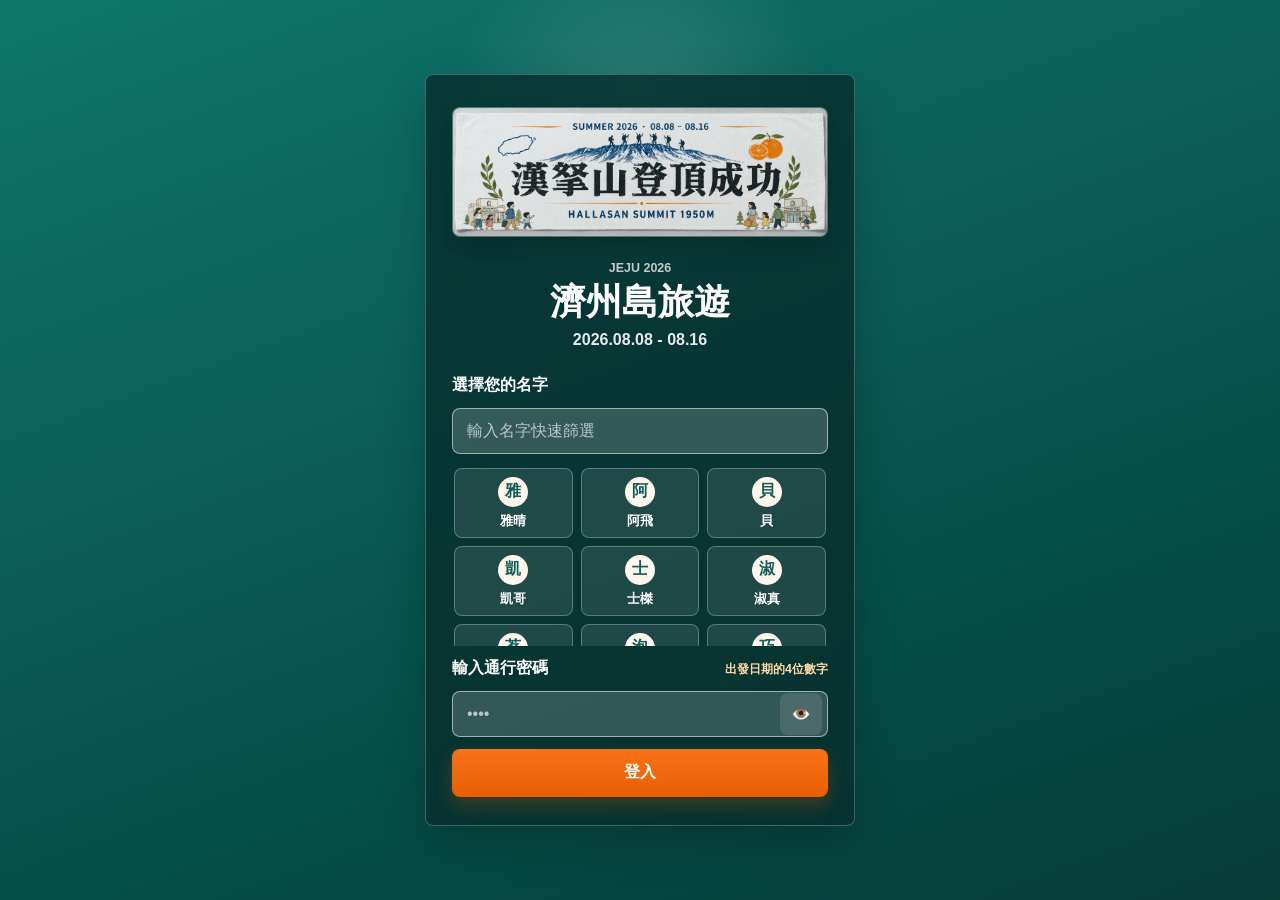
<file: index.html>
<!doctype html>
<html lang="zh-Hant">
  <head>
    <meta charset="utf-8" />
    <meta name="viewport" content="width=device-width, initial-scale=1, viewport-fit=cover" />
    <meta name="theme-color" content="#0f766e" />
    <meta name="apple-mobile-web-app-capable" content="yes" />
    <meta name="apple-mobile-web-app-status-bar-style" content="black-translucent" />
    <meta name="apple-mobile-web-app-title" content="濟州旅遊" />
    <meta name="mobile-web-app-capable" content="yes" />
    <meta name="application-name" content="濟州旅遊" />
    <title>2026 濟州島旅遊</title>
    <link rel="manifest" href="manifest.webmanifest?v=16" />
    <link rel="apple-touch-icon" href="icons/icon-192.png" />
    <link rel="icon" href="icons/icon-192.png" />
    <link rel="stylesheet" href="styles.css?v=16" />
  </head>
  <body>
    <main id="app" class="app-shell" aria-live="polite">
      <section id="lockScreen" class="lock-screen">
        <div class="lock-panel">
          <figure class="login-towel">
            <img src="攻頂毛巾.png" alt="漢拏山登頂成功紀念毛巾" />
          </figure>
          <p class="eyebrow">Jeju 2026</p>
          <h1>濟州島旅遊</h1>
          <p class="lock-date">2026.08.08 - 08.16</p>

          <form id="passwordForm" class="password-form" autocomplete="off">
            <div id="passwordHint" class="form-message" role="status"></div>

            <label for="travelerInput">選擇您的名字</label>
            <input id="travelerInput" class="traveler-input" type="search" placeholder="輸入名字快速篩選" autocomplete="off" />
            <input id="selectedTraveler" type="hidden" />
            <div id="travelerGrid" class="traveler-grid" aria-label="團員名單">
              <button type="button" disabled>載入中...</button>
            </div>

            <label for="passwordInput" class="password-label">
              輸入通行密碼
              <span>出發日期的4位數字</span>
            </label>
            <div class="password-field">
              <input
                id="passwordInput"
                type="password"
                inputmode="numeric"
                pattern="[0-9]*"
                maxlength="4"
                placeholder="••••"
                aria-describedby="passwordHint"
              />
              <button id="passwordToggle" class="password-toggle" type="button" aria-label="顯示密碼">👁️</button>
            </div>
            <button class="login-button" type="submit">登入</button>
          </form>
        </div>
      </section>

      <section id="mainApp" class="main-app" hidden>
        <header class="topbar">
          <div class="user-menu-wrap">
            <button id="userMenuButton" class="user-button" type="button" aria-expanded="false" aria-controls="userMenu">
              <span id="userAvatar" class="user-avatar" aria-hidden="true">團</span>
              <span class="user-meta">
                <strong id="currentUser">團員</strong>
                <small id="appVersion">v1.0.0</small>
              </span>
            </button>
            <div id="userMenu" class="user-menu" hidden>
              <p>目前登入者</p>
              <strong id="menuCurrentUser">團員</strong>
              <button id="logoutButton" class="menu-logout" type="button">登出</button>
            </div>
          </div>
          <div class="title-area">
            <div class="page-title-row">
              <h1 id="pageTitle">公告</h1>
              <span id="pageCountBadge" class="top-count-badge" hidden>0筆</span>
            </div>
            <p id="syncStatus" class="sync-status">點擊更新 · 尚未同步</p>
          </div>
          <div class="top-actions">
            <button id="refreshButton" class="icon-button" type="button" aria-label="重新整理資料" title="重新整理資料">
              <span aria-hidden="true">↻</span>
            </button>
          </div>
        </header>

        <section id="noticeView" class="view active-view" aria-label="公告"></section>
        <section id="itineraryView" class="view" aria-label="每日行程"></section>
        <section id="fleetView" class="view" aria-label="車隊"></section>
        <section id="notesView" class="view" aria-label="重要紀事"></section>

        <nav class="bottom-nav" aria-label="主要功能">
          <button class="nav-item active" type="button" data-view="noticeView" data-title="公告">
            <span aria-hidden="true">📢</span>
            <span>公告</span>
          </button>
          <button class="nav-item" type="button" data-view="itineraryView" data-title="每日行程">
            <span aria-hidden="true">📅</span>
            <span>行程</span>
          </button>
          <button class="nav-item" type="button" data-view="fleetView" data-title="車隊">
            <span aria-hidden="true">🚗</span>
            <span>車隊</span>
          </button>
          <button class="nav-item" type="button" data-view="notesView" data-title="重要紀事">
            <span aria-hidden="true">📝</span>
            <span>紀事</span>
          </button>
        </nav>
      </section>
    </main>
    <script src="app.js?v=16" defer></script>
  </body>
</html>
</file>
<file: styles.css>
:root {
  --bg: #f7f8f4;
  --panel: #ffffff;
  --ink: #16211d;
  --muted: #68756f;
  --line: #dce4df;
  --brand: #0f766e;
  --brand-dark: #115e59;
  --orange: #e85d04;
  --yellow: #facc15;
  --soft: #e7f4f1;
  --soft-orange: #fff2df;
  --shadow: 0 10px 26px rgba(26, 40, 35, 0.08);
  font-family: -apple-system, BlinkMacSystemFont, "Segoe UI", "Noto Sans TC", "PingFang TC", sans-serif;
}

* {
  box-sizing: border-box;
}

[hidden] {
  display: none !important;
}

html {
  min-height: 100%;
  background: var(--bg);
}

body {
  min-height: 100%;
  margin: 0;
  color: var(--ink);
  background:
    linear-gradient(180deg, rgba(15, 118, 110, 0.1), transparent 280px),
    radial-gradient(circle at 16% 10%, rgba(232, 93, 4, 0.12), transparent 190px),
    var(--bg);
}

button,
input,
select {
  font: inherit;
}

button {
  -webkit-tap-highlight-color: transparent;
}

.app-shell {
  min-height: 100svh;
}

.lock-screen {
  position: fixed;
  inset: 0;
  z-index: 10;
  display: grid;
  place-items: center;
  overflow-y: auto;
  padding: 28px 22px;
  background:
    radial-gradient(circle at 50% 12%, rgba(255, 255, 255, 0.12), transparent 190px),
    linear-gradient(160deg, #0f766e, #064e48 68%, #063b36);
}

.lock-panel {
  width: min(100%, 430px);
  padding: 32px 26px 28px;
  border: 1px solid rgba(255, 255, 255, 0.24);
  border-radius: 8px;
  color: #fff;
  background: rgba(7, 47, 44, 0.82);
  box-shadow: 0 18px 44px rgba(0, 0, 0, 0.22);
  backdrop-filter: blur(10px);
}

.login-towel {
  margin: 0 0 24px;
  border: 1px solid rgba(255, 255, 255, 0.24);
  border-radius: 8px;
  overflow: hidden;
  background: rgba(255, 255, 255, 0.08);
  box-shadow: 0 10px 22px rgba(0, 0, 0, 0.18);
}

.login-towel img {
  display: block;
  width: 100%;
  height: clamp(92px, 24vw, 128px);
  object-fit: cover;
  object-position: center;
  opacity: 0.92;
}

.eyebrow {
  margin: 0 0 6px;
  color: inherit;
  font-size: 0.78rem;
  font-weight: 800;
  letter-spacing: 0;
  text-transform: uppercase;
  opacity: 0.74;
}

.lock-panel h1,
.topbar h1 {
  margin: 0;
  font-size: clamp(1.65rem, 7vw, 2.25rem);
  line-height: 1.14;
  letter-spacing: 0;
}

.lock-date {
  margin: 8px 0 26px;
  font-weight: 800;
  opacity: 0.9;
}

.lock-panel > .eyebrow,
.lock-panel > h1,
.lock-panel > .lock-date {
  text-align: center;
}

.password-form {
  display: grid;
  gap: 12px;
}

.password-form label {
  font-weight: 850;
}

.password-label {
  display: flex;
  align-items: baseline;
  justify-content: space-between;
  gap: 10px;
}

.password-label span {
  color: #ffd7a8;
  font-size: 0.78rem;
  font-weight: 800;
}

.form-message {
  border: 1px solid rgba(255, 255, 255, 0.22);
  border-radius: 8px;
  padding: 10px 12px;
  color: rgba(255, 255, 255, 0.9);
  font-size: 0.9rem;
  line-height: 1.45;
  background: rgba(255, 255, 255, 0.1);
}

.form-message:empty {
  display: none;
}

.form-message.error {
  border-color: rgba(255, 210, 210, 0.5);
  color: #ffe3df;
  background: rgba(180, 35, 24, 0.22);
}

.form-message.warning {
  border-color: rgba(255, 215, 168, 0.5);
  color: #ffd7a8;
  background: rgba(232, 93, 4, 0.16);
}

.form-message.success {
  border-color: rgba(207, 250, 229, 0.5);
  color: #d1fae5;
  background: rgba(15, 118, 110, 0.28);
}

.traveler-input,
.password-field input {
  width: 100%;
  min-width: 0;
  border: 1px solid rgba(255, 255, 255, 0.54);
  border-radius: 8px;
  padding: 13px 14px;
  color: #fff;
  background: rgba(255, 255, 255, 0.18);
  outline: none;
}

.traveler-input::placeholder,
.password-field input::placeholder {
  color: rgba(255, 255, 255, 0.66);
}

.traveler-grid {
  display: grid;
  grid-template-columns: repeat(3, minmax(0, 1fr));
  gap: 8px;
  max-height: 180px;
  overflow-y: auto;
  padding: 2px 2px 4px;
}

.traveler-chip {
  display: grid;
  justify-items: center;
  gap: 5px;
  min-height: 70px;
  border: 1px solid rgba(255, 255, 255, 0.28);
  border-radius: 8px;
  padding: 8px 4px;
  color: #fff;
  background: rgba(255, 255, 255, 0.1);
  cursor: pointer;
}

.traveler-chip span {
  display: grid;
  place-items: center;
  width: 30px;
  height: 30px;
  border-radius: 50%;
  color: var(--brand-dark);
  font-weight: 950;
  background: #fff7ed;
}

.traveler-chip strong {
  max-width: 100%;
  overflow: hidden;
  font-size: 0.82rem;
  text-overflow: ellipsis;
  white-space: nowrap;
}

.traveler-chip.selected {
  border-color: #ffd7a8;
  background: rgba(232, 93, 4, 0.32);
}

.traveler-empty {
  grid-column: 1 / -1;
  margin: 0;
  color: rgba(255, 255, 255, 0.84);
  font-size: 0.9rem;
  text-align: center;
}

.password-field {
  position: relative;
}

.password-field input {
  padding-right: 52px;
}

.password-toggle {
  position: absolute;
  top: 50%;
  right: 6px;
  transform: translateY(-50%);
  width: 42px;
  height: 42px;
  border: 0;
  border-radius: 8px;
  background: rgba(255, 255, 255, 0.12);
  cursor: pointer;
}

.login-button,
.icon-button,
.logout-link,
.nav-item,
.day-chip {
  border: 0;
  cursor: pointer;
}

.login-button {
  width: 100%;
  min-height: 48px;
  border-radius: 8px;
  color: #fff;
  font-weight: 900;
  background: linear-gradient(180deg, #f97316, var(--orange));
  box-shadow: 0 8px 18px rgba(232, 93, 4, 0.25);
  transition: transform 0.15s ease, filter 0.15s ease, box-shadow 0.15s ease;
}

.login-button:hover {
  filter: brightness(1.04);
  box-shadow: 0 10px 22px rgba(232, 93, 4, 0.32);
}

.login-button:active {
  transform: translateY(1px) scale(0.99);
}

.main-app {
  width: min(100%, 860px);
  min-height: 100svh;
  margin: 0 auto;
  padding: calc(16px + env(safe-area-inset-top)) 16px calc(92px + env(safe-area-inset-bottom));
}

.topbar {
  position: sticky;
  top: 0;
  z-index: 3;
  display: grid;
  grid-template-columns: minmax(92px, 1fr) auto minmax(52px, 1fr);
  align-items: center;
  gap: 8px;
  margin: -16px -16px 14px;
  padding: calc(14px + env(safe-area-inset-top)) 16px 12px;
  border-bottom: 1px solid rgba(220, 228, 223, 0.78);
  background: rgba(247, 248, 244, 0.92);
  backdrop-filter: blur(14px);
}

.title-area {
  min-width: 0;
  text-align: center;
}

.page-title-row {
  display: inline-flex;
  align-items: start;
  justify-content: center;
  gap: 5px;
  max-width: 100%;
}

.page-title-row h1 {
  overflow: hidden;
  max-width: 42vw;
  font-size: clamp(1.2rem, 5vw, 1.55rem);
  text-overflow: ellipsis;
  white-space: nowrap;
}

.top-count-badge {
  min-width: 30px;
  border-radius: 999px;
  padding: 3px 7px;
  color: #fff;
  font-size: 0.68rem;
  font-weight: 950;
  line-height: 1.1;
  background: var(--orange);
  box-shadow: 0 5px 12px rgba(232, 93, 4, 0.24);
}

.sync-status {
  margin: 0;
  color: var(--muted);
  font-size: 0.72rem;
  line-height: 1.35;
}

.sync-status {
  opacity: 0.72;
}

.user-menu-wrap {
  position: relative;
  min-width: 0;
  justify-self: start;
}

.user-button {
  display: grid;
  grid-template-columns: 38px minmax(0, auto);
  gap: 8px;
  align-items: center;
  max-width: 128px;
  min-height: 46px;
  border: 0;
  border-radius: 999px;
  padding: 4px 10px 4px 4px;
  color: var(--ink);
  background: rgba(255, 255, 255, 0.78);
  box-shadow: 0 8px 18px rgba(26, 40, 35, 0.07);
  cursor: pointer;
}

.user-avatar {
  display: grid;
  place-items: center;
  width: 38px;
  height: 38px;
  border-radius: 50%;
  color: #fff;
  font-size: 1rem;
  font-weight: 950;
  background: var(--brand);
}

.user-meta {
  display: grid;
  min-width: 0;
  text-align: left;
}

.user-meta strong {
  overflow: hidden;
  color: var(--brand-dark);
  font-size: 0.84rem;
  font-weight: 950;
  text-overflow: ellipsis;
  white-space: nowrap;
}

.user-meta small {
  color: var(--muted);
  font-size: 0.68rem;
  font-weight: 800;
}

.user-menu {
  position: absolute;
  top: calc(100% + 8px);
  left: 0;
  z-index: 10;
  width: 190px;
  border: 1px solid var(--line);
  border-radius: 8px;
  padding: 12px;
  background: #fff;
  box-shadow: 0 14px 34px rgba(26, 40, 35, 0.16);
}

.user-menu p {
  margin: 0 0 2px;
  color: var(--muted);
  font-size: 0.72rem;
  font-weight: 800;
}

.user-menu strong {
  display: block;
  margin-bottom: 10px;
  color: var(--ink);
  font-size: 1rem;
}

.menu-logout {
  width: 100%;
  min-height: 40px;
  border: 0;
  border-radius: 8px;
  color: #fff;
  font-weight: 900;
  background: var(--brand);
  cursor: pointer;
}

.top-actions {
  display: flex;
  align-items: center;
  gap: 8px;
  justify-self: end;
}

.icon-button {
  width: 46px;
  height: 46px;
  border-radius: 50%;
  color: var(--brand-dark);
  font-size: 1.36rem;
  font-weight: 900;
  background: var(--panel);
  box-shadow: var(--shadow);
}

.view {
  display: none;
}

.active-view {
  display: block;
}

.notice-banner,
.day-group,
.info-block,
.fleet-group,
.memory-card,
.fleet-banner {
  margin: 0 0 12px;
  border: 1px solid var(--line);
  border-radius: 8px;
  overflow: hidden;
  background: var(--panel);
  box-shadow: var(--shadow);
}

.notice-banner {
  position: relative;
  display: grid;
  grid-template-columns: 72px 1fr auto;
  gap: 12px;
  align-items: center;
  padding: 10px 12px;
}

.notice-banner img {
  width: 72px;
  height: 72px;
  object-fit: contain;
}

.notice-banner h2 {
  margin: 0 0 3px;
  font-size: 1rem;
}

.notice-banner p:last-child {
  margin: 0;
  color: var(--muted);
  font-size: 0.86rem;
  line-height: 1.45;
}

.dismiss-button {
  width: 32px;
  height: 32px;
  border: 0;
  border-radius: 50%;
  color: var(--muted);
  font-size: 1.25rem;
  font-weight: 800;
  background: #f0f4f1;
  cursor: pointer;
}

.memory-card {
  padding: 0;
  background: #fefdf8;
}

.memory-card summary {
  display: flex;
  align-items: center;
  justify-content: space-between;
  min-height: 48px;
  padding: 12px 14px;
  color: var(--brand-dark);
  font-weight: 900;
  cursor: pointer;
}

.memory-card summary::after {
  content: "+";
  display: grid;
  place-items: center;
  width: 24px;
  height: 24px;
  border-radius: 50%;
  color: #fff;
  background: var(--brand);
}

.memory-card[open] summary::after {
  content: "-";
}

.memory-card img {
  display: block;
  width: calc(100% - 24px);
  max-height: 170px;
  margin: 0 12px 12px;
  border-radius: 8px;
  object-fit: cover;
  object-position: center;
  opacity: 0.88;
  box-shadow: 0 8px 18px rgba(26, 40, 35, 0.1);
}

.fleet-banner {
  display: grid;
  grid-template-columns: 104px 1fr;
  gap: 12px;
  align-items: center;
  padding: 12px;
}

.fleet-banner img {
  width: 104px;
  height: 104px;
  object-fit: contain;
}

.fleet-banner h2 {
  margin: 0 0 4px;
  font-size: 1.12rem;
}

.fleet-banner p:last-child {
  margin: 0;
  color: var(--muted);
  font-size: 0.88rem;
  line-height: 1.45;
}

.day-switcher-wrap {
  position: relative;
  margin: 0 -16px 12px;
}

.day-switcher-wrap::after {
  content: "";
  position: absolute;
  top: 0;
  right: 0;
  bottom: 0;
  width: 48px;
  pointer-events: none;
  background: linear-gradient(90deg, rgba(247, 248, 244, 0), var(--bg));
}

.day-switcher {
  display: flex;
  gap: 8px;
  padding: 2px 16px 10px;
  overflow-x: auto;
  scrollbar-width: none;
}

.day-switcher::-webkit-scrollbar {
  display: none;
}

.day-chip {
  flex: 0 0 auto;
  border: 1px solid var(--line);
  border-radius: 999px;
  padding: 9px 13px;
  color: var(--brand-dark);
  font-size: 0.9rem;
  font-weight: 900;
  background: #fff;
}

.day-chip.active {
  border-color: var(--brand);
  color: #fff;
  background: var(--brand);
}

.day-heading,
.block-heading,
.fleet-heading {
  display: flex;
  align-items: center;
  justify-content: space-between;
  gap: 10px;
  padding: 13px 14px;
  background: var(--soft);
}

.fleet-heading p {
  margin: 3px 0 0;
  color: var(--muted);
  font-size: 0.82rem;
  font-weight: 800;
}

.day-heading h2,
.block-heading h2,
.fleet-heading h2 {
  margin: 0;
  font-size: 1.04rem;
}

.badge {
  flex: 0 0 auto;
  border-radius: 999px;
  padding: 4px 8px;
  color: #8a3a00;
  font-size: 0.75rem;
  font-weight: 900;
  background: #fff0cf;
}

.event-list,
.people-list,
.note-list {
  display: grid;
  gap: 1px;
  background: var(--line);
}

.event-card,
.person-row,
.note-card {
  display: grid;
  gap: 6px;
  padding: 13px 14px;
  background: var(--panel);
}

.event-top {
  display: grid;
  grid-template-columns: 70px 1fr;
  gap: 12px;
  align-items: start;
}

.time {
  min-width: 64px;
  border-radius: 8px;
  padding: 8px 7px;
  color: var(--brand-dark);
  text-align: center;
  font-size: 1.03rem;
  font-weight: 950;
  background: #eef8f5;
}

.event-title,
.person-name,
.note-title {
  margin: 0;
  font-weight: 900;
  line-height: 1.35;
}

.event-title {
  color: var(--ink);
  font-size: 1.08rem;
  font-weight: 950;
}

.event-location {
  display: flex;
  align-items: flex-start;
  gap: 8px;
  margin: 5px 0 0;
  color: var(--muted);
  font-size: 0.88rem;
  line-height: 1.45;
  white-space: pre-line;
}

.event-location span {
  flex: 1;
  min-width: 0;
}

.map-link {
  display: grid;
  place-items: center;
  width: 34px;
  height: 34px;
  flex: 0 0 auto;
  border-radius: 50%;
  text-decoration: none;
  background: #eef8f5;
}

.note-title {
  color: var(--ink);
  font-size: 1.08rem;
}

.note-date {
  margin: -2px 0 0;
  color: var(--muted);
  font-size: 0.78rem;
  font-weight: 750;
}

.meta,
.memo,
.note-body {
  margin: 0;
  color: var(--muted);
  font-size: 0.92rem;
  line-height: 1.55;
  white-space: pre-line;
}

.memo {
  color: #344640;
}

.memo-box {
  margin-top: 10px;
  border: 1px solid #f4d68b;
  border-radius: 8px;
  background: #fffaf0;
}

.memo-box summary {
  display: flex;
  align-items: center;
  justify-content: space-between;
  min-height: 40px;
  padding: 9px 11px;
  color: #8a3a00;
  font-size: 0.88rem;
  font-weight: 950;
  cursor: pointer;
}

.memo-box summary::after {
  content: "展開";
  color: #9a6115;
  font-size: 0.72rem;
}

.memo-box[open] summary::after {
  content: "收合";
}

.memo-box p {
  margin: 0;
  border-top: 1px solid #f4d68b;
  padding: 10px 11px 11px;
  color: #3d4b46;
  font-size: 0.92rem;
  line-height: 1.6;
  white-space: pre-line;
}

.note-body {
  color: #3d4b46;
}

.notice-tags {
  display: flex;
  flex-wrap: wrap;
  gap: 6px;
}

.notice-tags span {
  border-radius: 999px;
  padding: 3px 8px;
  color: #8a3a00;
  font-size: 0.72rem;
  font-weight: 900;
  background: #fff0cf;
}

.tag-row {
  display: flex;
  flex-wrap: wrap;
  gap: 6px;
}

.tag {
  border: 1px solid #f6c987;
  border-radius: 999px;
  padding: 3px 8px;
  color: #8a3a00;
  font-size: 0.75rem;
  font-weight: 800;
  background: #fffaf0;
}

.person-row {
  grid-template-columns: 1fr auto;
  align-items: center;
}

.current-person {
  box-shadow: inset 4px 0 0 var(--orange);
  background: #fffaf2;
}

.captain-row {
  background: #f1faf7;
}

.captain-row .person-name {
  color: var(--brand-dark);
}

.member-badges {
  display: flex;
  flex-wrap: wrap;
  gap: 6px;
  margin-top: 5px;
}

.age-badge,
.group-badge {
  border-radius: 999px;
  padding: 3px 8px;
  font-size: 0.72rem;
  font-weight: 900;
}

.age-badge.adult {
  color: #42524c;
  background: #eef2ef;
}

.age-badge.child {
  color: #8a3a00;
  background: #fff0cf;
}

.group-badge.mountain {
  color: #8a3a00;
  background: #ffe4bd;
}

.group-badge.walk {
  color: #0f5f8a;
  background: #e1f2ff;
}

.person-role {
  justify-self: end;
  border-radius: 999px;
  padding: 4px 8px;
  color: var(--brand-dark);
  font-size: 0.74rem;
  font-weight: 900;
  background: var(--soft);
}

.empty-state {
  border: 1px dashed #b8c8c1;
  border-radius: 8px;
  padding: 24px 18px;
  color: var(--muted);
  text-align: center;
  background: rgba(255, 255, 255, 0.72);
}

.empty-state strong {
  display: block;
  margin-bottom: 6px;
  color: var(--ink);
}

.notes-empty img {
  display: block;
  width: min(170px, 70%);
  margin: 0 auto 12px;
  opacity: 0.92;
}

.notes-search {
  position: sticky;
  top: calc(74px + env(safe-area-inset-top));
  z-index: 2;
  margin: -2px 0 12px;
  padding: 2px 0 8px;
  background: linear-gradient(180deg, var(--bg) 72%, rgba(247, 248, 244, 0));
}

.notes-search input {
  width: 100%;
  border: 1px solid var(--line);
  border-radius: 8px;
  padding: 12px 13px;
  color: var(--ink);
  background: #fff;
  outline: none;
  box-shadow: 0 8px 18px rgba(26, 40, 35, 0.06);
}

.pinned-notes,
.timeline-group {
  margin: 0 0 14px;
}

.pinned-notes > header,
.timeline-group > header {
  display: flex;
  align-items: center;
  gap: 8px;
  margin: 0 0 8px;
  padding: 0 2px;
}

.pinned-notes h2,
.timeline-group h2 {
  flex: 1;
  margin: 0;
  color: var(--brand-dark);
  font-size: 1rem;
}

.timeline-dot {
  width: 12px;
  height: 12px;
  border: 3px solid #fff;
  border-radius: 50%;
  background: var(--brand);
  box-shadow: 0 0 0 2px rgba(15, 118, 110, 0.22);
}

.important-list {
  display: grid;
  gap: 10px;
}

.important-card {
  border: 1px solid var(--line);
  border-radius: 8px;
  background: var(--panel);
  box-shadow: var(--shadow);
}

.important-card.pinned {
  border-color: #f5c56b;
  background: #fffaf0;
}

.important-card summary {
  display: grid;
  grid-template-columns: 34px 1fr;
  gap: 10px;
  align-items: start;
  padding: 13px 14px;
  list-style: none;
  cursor: pointer;
}

.important-card summary::-webkit-details-marker {
  display: none;
}

.important-card summary::after {
  content: "展開";
  grid-column: 2;
  justify-self: end;
  margin-top: -26px;
  border-radius: 999px;
  padding: 3px 8px;
  color: var(--muted);
  font-size: 0.72rem;
  font-weight: 900;
  background: #eef2ef;
}

.important-card[open] summary::after {
  content: "收合";
}

.important-summary {
  display: grid;
  min-width: 0;
  gap: 5px;
}

.important-meta {
  display: flex;
  flex-wrap: wrap;
  align-items: center;
  gap: 7px;
  color: var(--muted);
  font-size: 0.78rem;
  font-weight: 850;
}

.note-icon {
  display: grid;
  place-items: center;
  width: 30px;
  height: 30px;
  border-radius: 50%;
  background: #eef8f5;
}

.category-pill {
  border-radius: 999px;
  padding: 3px 8px;
  color: #8a3a00;
  background: #fff0cf;
}

.pin-label {
  border-radius: 999px;
  padding: 3px 8px;
  color: #fff;
  background: var(--orange);
}

.important-summary strong {
  padding-right: 46px;
  color: #263832;
  font-size: 1.08rem;
  font-weight: 950;
  line-height: 1.35;
}

.important-summary small {
  overflow: hidden;
  color: var(--muted);
  font-size: 0.83rem;
  font-weight: 650;
  text-overflow: ellipsis;
  white-space: nowrap;
}

.important-detail {
  border-top: 1px solid var(--line);
  padding: 12px 14px 13px 58px;
  background: rgba(247, 248, 244, 0.52);
}

.important-detail p {
  margin: 0;
  color: #3d4b46;
  font-size: 0.94rem;
  line-height: 1.62;
  white-space: pre-line;
}

.muted-note {
  color: var(--muted) !important;
}

.note-actions {
  display: flex;
  flex-wrap: wrap;
  justify-content: flex-end;
  gap: 8px;
  margin-top: 12px;
}

.note-actions button,
.note-actions a {
  display: inline-flex;
  align-items: center;
  justify-content: center;
  min-height: 38px;
  border: 0;
  border-radius: 8px;
  padding: 0 11px;
  color: var(--brand-dark);
  font-size: 0.82rem;
  font-weight: 900;
  text-decoration: none;
  background: #eef8f5;
  cursor: pointer;
}

.note-actions .pin-note.active {
  color: #8a3a00;
  background: #fff0cf;
}

.note-actions .map-note {
  color: #fff;
  background: var(--brand);
}

.fab-button {
  position: fixed;
  right: 18px;
  bottom: calc(88px + env(safe-area-inset-bottom));
  z-index: 5;
  display: grid;
  place-items: center;
  width: 54px;
  height: 54px;
  border: 0;
  border-radius: 50%;
  color: #fff;
  font-size: 1.75rem;
  font-weight: 700;
  background: var(--orange);
  box-shadow: 0 12px 28px rgba(232, 93, 4, 0.28);
  cursor: pointer;
}

.bottom-nav {
  position: fixed;
  right: 0;
  bottom: 0;
  left: 0;
  z-index: 4;
  display: grid;
  grid-template-columns: repeat(4, 1fr);
  gap: 4px;
  width: min(100%, 860px);
  margin: 0 auto;
  padding: 8px 10px calc(8px + env(safe-area-inset-bottom));
  border-top: 1px solid var(--line);
  background: rgba(255, 255, 255, 0.94);
  backdrop-filter: blur(14px);
}

.nav-item {
  display: grid;
  place-items: center;
  gap: 4px;
  min-height: 56px;
  border-radius: 8px;
  color: #4f5f59;
  font-size: 0.78rem;
  font-weight: 900;
  background: transparent;
}

.nav-item span:first-child {
  display: grid;
  place-items: center;
  width: 26px;
  height: 26px;
  border-radius: 50%;
  color: inherit;
  font-size: 1rem;
  background: #e2e9e5;
}

.nav-item.active {
  color: #fff;
  background: var(--brand);
}

.nav-item.active span:first-child {
  color: var(--brand);
  background: #fff;
}

@media (min-width: 720px) {
  .main-app {
    padding-right: 24px;
    padding-left: 24px;
  }

  .topbar {
    margin-right: -24px;
    margin-left: -24px;
    padding-right: 24px;
    padding-left: 24px;
  }

  .view.active-view {
    display: grid;
    grid-template-columns: repeat(2, minmax(0, 1fr));
    gap: 12px;
    align-items: start;
  }

  #itineraryView.active-view {
    grid-template-columns: 1fr;
  }

  #fleetView.active-view {
    grid-template-columns: 1fr;
  }

  .notice-banner {
    grid-template-columns: 92px 1fr auto;
  }

  .fleet-banner {
    grid-template-columns: 128px 1fr;
  }

  .fleet-banner img {
    width: 128px;
    height: 128px;
  }
}
</file>
